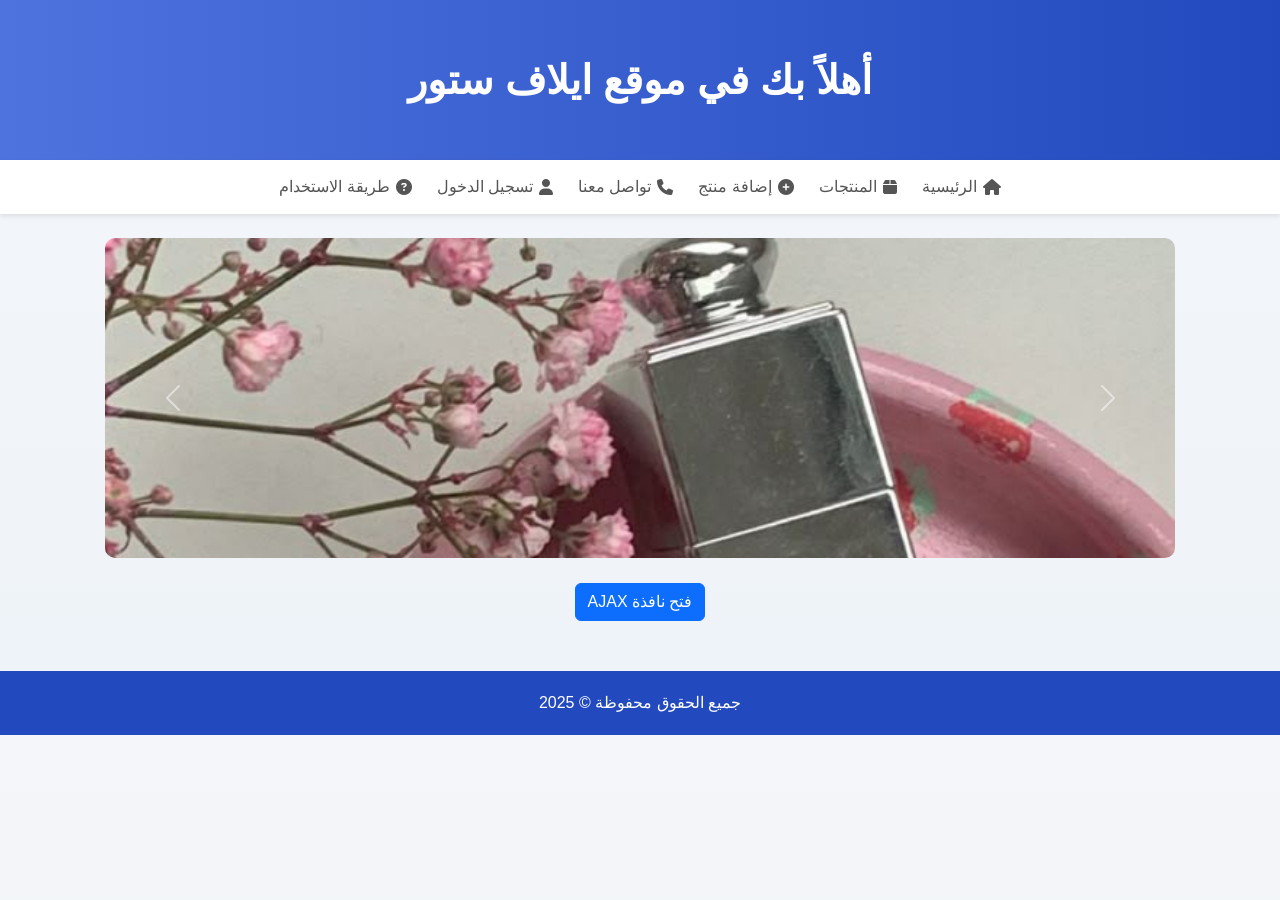
<file: MywebProject_ready/index.html>
<!DOCTYPE html>
<html lang="ar" dir="rtl">
<head>
  <meta charset="UTF-8">
  <title>ايلاف ستور - الرئيسية</title>

  <!-- Bootstrap & FontAwesome -->
  <link href="https://cdn.jsdelivr.net/npm/bootstrap@5.3.0/dist/css/bootstrap.min.css" rel="stylesheet">
  <link href="https://cdnjs.cloudflare.com/ajax/libs/font-awesome/6.4.0/css/all.min.css" rel="stylesheet">

  <!-- CSS مخصص -->
  <link rel="stylesheet" href="assets/css/style.css">

  <style>
    body { background-color: #f8f9fa; font-family: 'Segoe UI', Tahoma, Geneva, Verdana, sans-serif; }
    header { background: linear-gradient(90deg, #4e73df, #224abe); color: white; padding: 50px 0; text-align: center; font-size: 2.5rem; font-weight: bold; }
    nav.nav-links { background: #ffffff; box-shadow: 0 2px 5px rgba(0,0,0,0.1); }
    nav.nav-links ul { display: flex; justify-content: center; gap: 25px; padding: 15px 0; margin: 0; list-style: none; }
    nav.nav-links ul li a { text-decoration: none; color: #555; font-weight: 500; display: flex; align-items: center; gap: 6px; transition: 0.3s; }
    nav.nav-links ul li a:hover { color: #224abe; font-weight: bold; }
    .carousel-inner img { border-radius: 10px; max-height: 400px; object-fit: cover; }
    .section-title { margin-top: 50px; margin-bottom: 30px; font-size: 2rem; font-weight: bold; color: #224abe; text-align: center; }
    .product-card { background: white; padding: 15px; border-radius: 10px; box-shadow: 0 4px 8px rgba(0,0,0,0.1); text-align: center; }
    .product-card img { max-height: 200px; border-radius: 8px; object-fit: cover; margin-bottom: 10px; }
    .product-card h5 { font-weight: bold; color: #224abe; }
    .video-section { margin-top: 50px; text-align: center; }
    .cta-btn { margin-top: 20px; font-size: 1.2rem; padding: 12px 25px; }
    footer { background: #224abe; color: #fff; padding: 20px 0; margin-top: 50px; text-align: center; font-weight: 500; }
  </style>
</head>
<body>

  <!-- Header -->
  <header>
    أهلاً بك في موقع ايلاف ستور
  </header>

  <!-- Navbar with icons -->
  <nav class="nav-links">
    <ul>
      <li><a href="index.html"><i class="fas fa-home"></i> الرئيسية</a></li>
      <li><a href="products.html"><i class="fas fa-box"></i> المنتجات</a></li>
      <li><a href="add.html"><i class="fas fa-plus-circle"></i> إضافة منتج</a></li>
      <li><a href="contact.html"><i class="fas fa-phone"></i> تواصل معنا</a></li>
      <li><a href="login.html"><i class="fas fa-user"></i> تسجيل الدخول</a></li>
      <li><a href="usage.html"><i class="fas fa-question-circle"></i> طريقة الاستخدام</a></li>
    </ul>
  </nav>

  <!-- Carousel -->
  <div id="carouselExample" class="carousel slide mt-4 container" data-bs-ride="carousel">
    <div class="carousel-inner">
      <div class="carousel-item active">
        <img src="assets/images/product1.jpg" class="d-block w-100" alt="صورة 1">
      </div>
      <div class="carousel-item">
        <img src="assets/images/product2.jpg" class="d-block w-100" alt="صورة 2">
      </div>
      <div class="carousel-item">
        <img src="assets/images/product3.jpg" class="d-block w-100" alt="صورة 3">
      </div>
    </div>
    <button class="carousel-control-prev" type="button" data-bs-target="#carouselExample" data-bs-slide="prev">
      <span class="carousel-control-prev-icon"></span>
    </button>
    <button class="carousel-control-next" type="button" data-bs-target="#carouselExample" data-bs-slide="next">
      <span class="carousel-control-next-icon"></span>
    </button>
  </div>

  <!-- Modal -->
  <div class="text-center mt-4">
    <button type="button" class="btn btn-primary" data-bs-toggle="modal" data-bs-target="#myModal">
      فتح نافذة AJAX
    </button>
  </div>

  <div class="modal fade" id="myModal">
    <div class="modal-dialog">
      <div class="modal-content">
        <div class="modal-header bg-primary text-white">
          <h5 class="modal-title">نافذة AJAX</h5>
          <button type="button" class="btn-close" data-bs-dismiss="modal"></button>
        </div>
        <div class="modal-body" id="modalContent">جارٍ التحميل...</div>
      </div>
    </div>
  </div>

  <!-- Footer -->
  <footer>
    جميع الحقوق محفوظة © 2025
  </footer>

  <!-- JS -->
  <script src="assets/js/main.js"></script>
  <script src="https://cdn.jsdelivr.net/npm/bootstrap@5.3.0/dist/js/bootstrap.bundle.min.js"></script>
  <script>
    $('#myModal').on('show.bs.modal', function () {
      $("#modalContent").load("usage.html"); // Ajax load
    });
  </script>

</body>
</html>
</file>
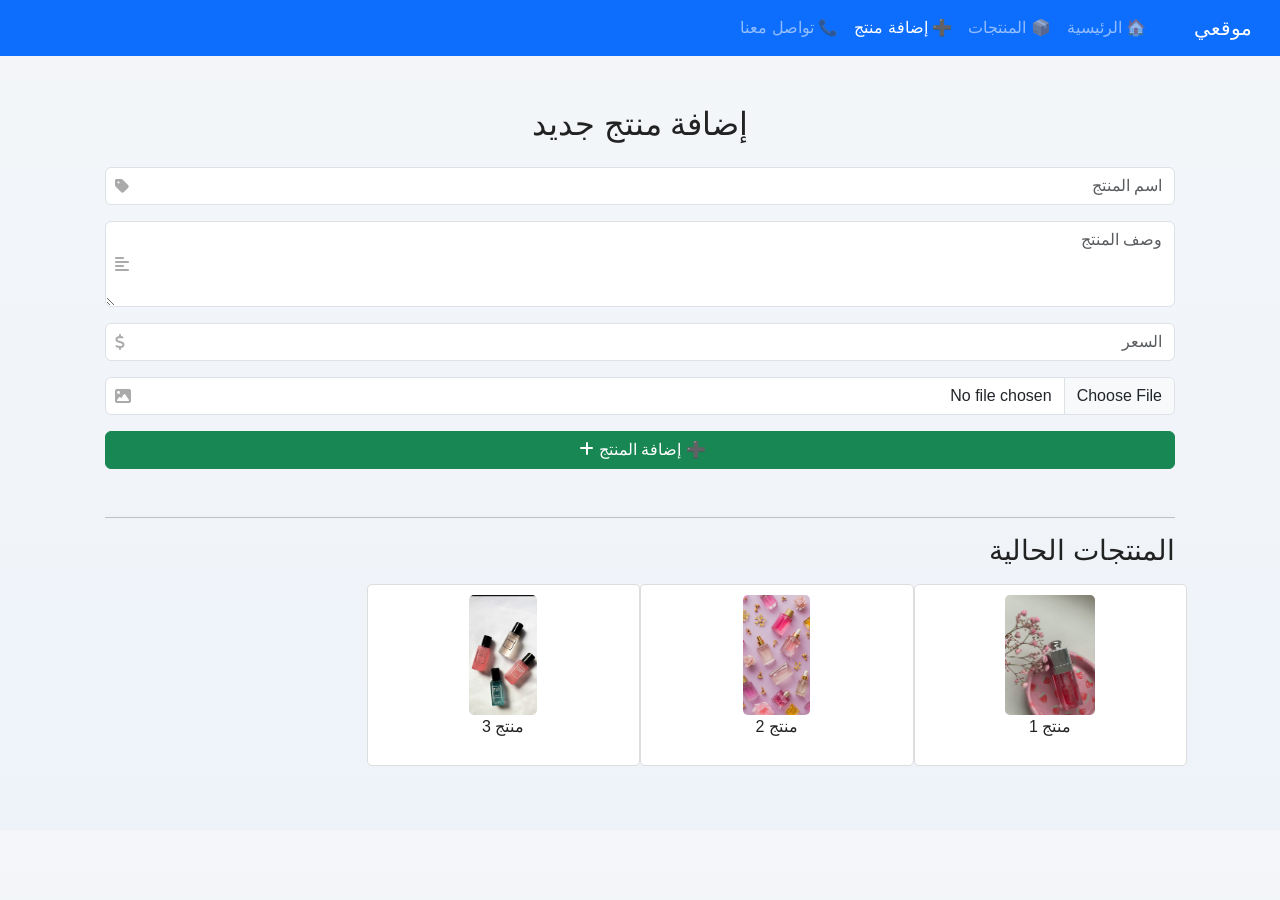
<file: MywebProject_ready/add.html>
<!DOCTYPE html>
<html lang="ar" dir="rtl">
<head>
  <meta charset="utf-8">
  <meta name="viewport" content="width=device-width, initial-scale=1">
  <title>أضف منتج</title>

  <!-- Bootstrap CSS -->
  <link href="https://cdn.jsdelivr.net/npm/bootstrap@5.3.0/dist/css/bootstrap.min.css" rel="stylesheet">

  <!-- Font Awesome -->
  <link href="https://cdnjs.cloudflare.com/ajax/libs/font-awesome/6.4.0/css/all.min.css" rel="stylesheet">

  <!-- CSS مخصص -->
  <link rel="stylesheet" href="assets/css/style.css">

  <style>
    body { background-color: #f4f7f9; }
    .product-card img { height: 120px; object-fit: cover; border-radius: 5px; }
    .product-card { border: 1px solid #ddd; border-radius: 5px; padding: 10px; text-align: center; background: #fff; margin-bottom: 15px; }
    .input-icon { position: relative; }
    .input-icon i { position: absolute; left: 10px; top: 50%; transform: translateY(-50%); color: #aaa; font-size: 1rem; }
    .input-icon input, .input-icon textarea { padding-left: 35px; }
    .btn i { margin-left: 5px; }
  </style>

  <!-- jQuery & Bootstrap JS -->
  <script src="https://code.jquery.com/jquery-3.6.0.min.js"></script>
  <script src="https://cdn.jsdelivr.net/npm/bootstrap@5.3.0/dist/js/bootstrap.bundle.min.js"></script>
</head>
<body>

<!-- Navbar -->
<nav class="navbar navbar-expand-lg navbar-dark bg-primary">
  <div class="container-fluid">
    <a class="navbar-brand" href="index.html">موقعي</a>
    <button class="navbar-toggler" type="button" data-bs-toggle="collapse" data-bs-target="#navbarNav"
      aria-controls="navbarNav" aria-expanded="false" aria-label="Toggle navigation">
      <span class="navbar-toggler-icon"></span>
    </button>
    <div class="collapse navbar-collapse" id="navbarNav">
      <ul class="navbar-nav ms-auto">
        <li class="nav-item"><a class="nav-link" href="index.html">🏠 الرئيسية</a></li>
        <li class="nav-item"><a class="nav-link" href="products.html">📦 المنتجات</a></li>
        <li class="nav-item"><a class="nav-link active" href="add.html">➕ إضافة منتج</a></li>
        <li class="nav-item"><a class="nav-link" href="contact.html">📞 تواصل معنا</a></li>
      </ul>
    </div>
  </div>
</nav>

<!-- Container -->
<div class="container py-4">

  <h2 class="text-center mb-4">إضافة منتج جديد</h2>

  <!-- نموذج إضافة منتج -->
  <form id="addProductForm" novalidate class="mb-5">
    <div class="mb-3 input-icon">
      <i class="fas fa-tag"></i>
      <input type="text" class="form-control" id="productName" placeholder="اسم المنتج" required>
      <div class="invalid-feedback">الرجاء إدخال اسم المنتج.</div>
    </div>

    <div class="mb-3 input-icon">
      <i class="fas fa-align-left"></i>
      <textarea class="form-control" id="productDesc" rows="3" placeholder="وصف المنتج"></textarea>
    </div>

    <div class="mb-3 input-icon">
      <i class="fas fa-dollar-sign"></i>
      <input type="number" class="form-control" id="productPrice" placeholder="السعر" required>
      <div class="invalid-feedback">الرجاء إدخال السعر.</div>
    </div>

    <div class="mb-3 input-icon">
      <i class="fas fa-image"></i>
      <input type="file" class="form-control" id="productImage" accept="image/*">
    </div>

    <div class="d-grid">
      <button type="submit" class="btn btn-success">➕ إضافة المنتج <i class="fas fa-plus"></i></button>
    </div>
  </form>

  <hr>

  <h3 class="mb-3">المنتجات الحالية</h3>
  <div class="row" id="productsGrid">
    <!-- المنتجات المضافة سابقًا -->
    <div class="col-md-3 col-sm-4 product-card">
      <img src="assets/images/product1.jpg" alt="منتج 1">
      <p>منتج 1</p>
    </div>
    <div class="col-md-3 col-sm-4 product-card">
      <img src="assets/images/product2.jpg" alt="منتج 2">
      <p>منتج 2</p>
    </div>
    <div class="col-md-3 col-sm-4 product-card">
      <img src="assets/images/product3.jpg" alt="منتج 3">
      <p>منتج 3</p>
    </div>
  </div>

</div>

<script>
  // إضافة المنتجات الجديدة
  $('#addProductForm').on('submit', function(e) {
    e.preventDefault();
    var form = this;
    if(form.checkValidity() === false) {
      form.classList.add('was-validated');
      return;
    }

    var name = $('#productName').val();
    var desc = $('#productDesc').val();
    var price = $('#productPrice').val();
    var fileInput = $('#productImage')[0];
    var imgSrc = '';

    if(fileInput.files && fileInput.files[0]) {
      var reader = new FileReader();
      reader.onload = function(e) {
        imgSrc = e.target.result;
        addProductCard(name, imgSrc);
      };
      reader.readAsDataURL(fileInput.files[0]);
    } else {
      imgSrc = 'assets/images/default.png'; // صورة افتراضية
      addProductCard(name, imgSrc);
    }

    form.reset();
    form.classList.remove('was-validated');
  });

  function addProductCard(name, imgSrc) {
    $('#productsGrid').append(`
      <div class="col-md-3 col-sm-4 product-card">
        <img src="${imgSrc}" alt="${name}">
        <p>${name}</p>
      </div>
    `);
  }
</script>

</body>
</html>
</file>
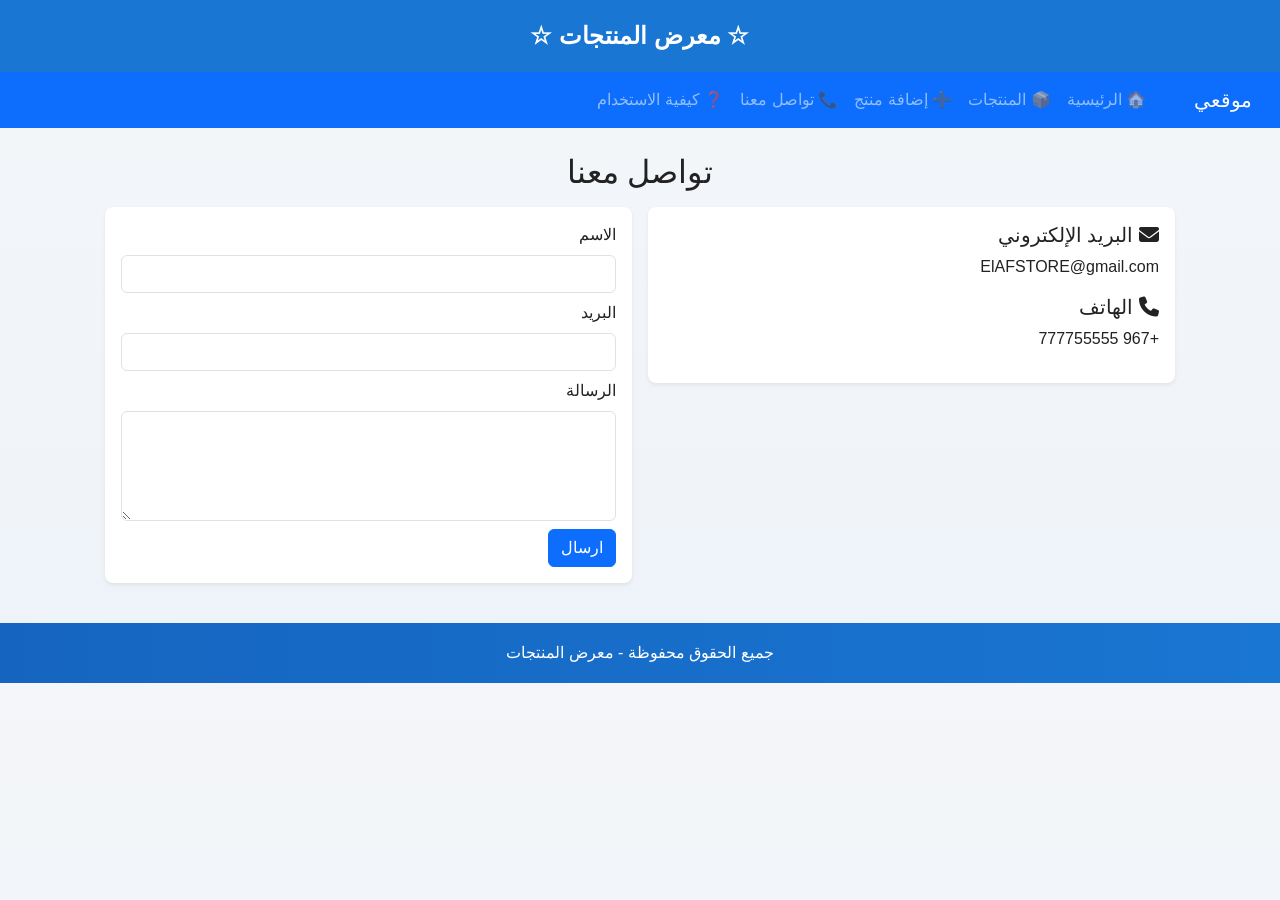
<file: MywebProject_ready/contact.html>
<!doctype html>
<html lang="ar" dir="rtl">
<head><meta charset="utf-8"><meta name="viewport" content="width=device-width, initial-scale=1"><title>تواصل معنا</title>
<link href="https://cdn.jsdelivr.net/npm/bootstrap@5.3.0/dist/css/bootstrap.min.css" rel="stylesheet">
<link href="https://cdnjs.cloudflare.com/ajax/libs/font-awesome/6.4.0/css/all.min.css" rel="stylesheet">
<link rel="stylesheet" href="assets/css/style.css"></head>
<body>
<header class="site-top">☆ معرض المنتجات ☆</header>

<nav class="navbar navbar-expand-lg navbar-dark bg-primary">
  <div class="container-fluid">
    <a class="navbar-brand" href="index.html">موقعي</a>
    <button class="navbar-toggler" type="button" data-bs-toggle="collapse" data-bs-target="#navbarNav" aria-controls="navbarNav" aria-expanded="false" aria-label="Toggle navigation">
      <span class="navbar-toggler-icon"></span>
    </button>
    <div class="collapse navbar-collapse" id="navbarNav">
      <ul class="navbar-nav ms-auto">
        <li class="nav-item"><a class="nav-link" href="index.html">🏠 الرئيسية</a></li>
        <li class="nav-item"><a class="nav-link" href="products.html">📦 المنتجات</a></li>
        <li class="nav-item"><a class="nav-link" href="add.html">➕ إضافة منتج</a></li>
        <li class="nav-item"><a class="nav-link" href="contact.html">📞 تواصل معنا</a></li>
        <li class="nav-item"><a class="nav-link" href="usage.html">❓ كيفية الاستخدام</a></li>
      </ul>
    </div>
  </div>
</nav>

<div class="container">
  <h2 class="text-center mb-3">تواصل معنا</h2>
  <div class="row g-3">
    <div class="col-md-6">
      <div class="p-3 bg-white rounded-3 shadow-sm">
        <h5><i class="fa-solid fa-envelope"></i> البريد الإلكتروني</h5>
        <p>ElAFSTORE@gmail.com</p>
        <h5><i class="fa-solid fa-phone"></i> الهاتف</h5>
        <p>+967 777755555</p>
      </div>
    </div>
    <div class="col-md-6">
      <form id="contactForm" class="p-3 bg-white rounded-3 shadow-sm">
        <div class="mb-2">
          <label class="form-label">الاسم</label>
          <input class="form-control" name="name" required>
        </div>
        <div class="mb-2">
          <label class="form-label">البريد</label>
          <input class="form-control" name="email" type="email" required>
        </div>
        <div class="mb-2">
          <label class="form-label">الرسالة</label>
          <textarea class="form-control" name="message" rows="4" required></textarea>
        </div>
        <button type="submit" class="btn btn-primary" onclick="showToast('تم ارسال الرسالة','success');">ارسال</button>
      </form>
    </div>
  </div>
</div>
<footer>جميع الحقوق محفوظة - معرض المنتجات</footer>
<script src="https://code.jquery.com/jquery-3.6.0.min.js"></script>
<script src="https://cdn.jsdelivr.net/npm/bootstrap@5.3.0/dist/js/bootstrap.bundle.min.js"></script>
<script src="assets/js/main.js"></script>
</body>
</html>
</file>
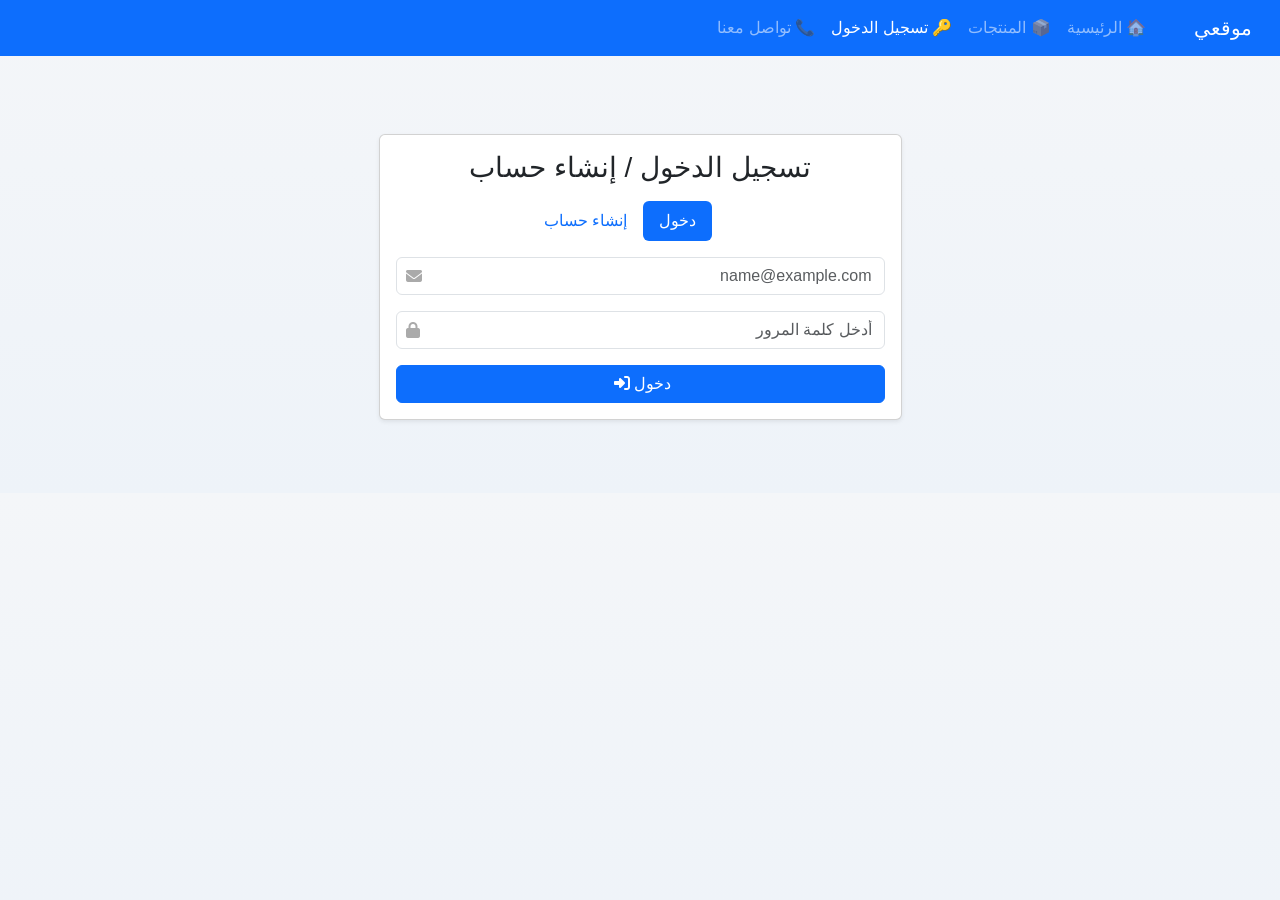
<file: MywebProject_ready/login.html>
<!DOCTYPE html>
<html lang="ar" dir="rtl">
<head>
  <meta charset="utf-8" />
  <meta name="viewport" content="width=device-width, initial-scale=1" />
  <title>تسجيل الدخول / إنشاء حساب</title>

  <!-- Bootstrap CSS -->
  <link href="https://cdn.jsdelivr.net/npm/bootstrap@5.3.0/dist/css/bootstrap.min.css" rel="stylesheet">

  <!-- Font Awesome -->
  <link href="https://cdnjs.cloudflare.com/ajax/libs/font-awesome/6.4.0/css/all.min.css" rel="stylesheet">

  <!-- CSS مخصص -->
  <link rel="stylesheet" href="assets/css/style.css">

  <style>
    body { background-color: #f4f7f9; }
    .input-icon { position: relative; }
    .input-icon i {
      position: absolute;
      left: 10px;
      top: 50%;
      transform: translateY(-50%);
      color: #aaa;
      font-size: 1rem;
    }
    .input-icon input { padding-left: 35px; }
    .btn i { margin-left: 5px; }
    .navbar { margin-bottom: 30px; }
    .toast-container { position: fixed; top: 20px; left: 50%; transform: translateX(-50%); z-index: 1055; }
  </style>

  <!-- jQuery & Bootstrap JS -->
  <script src="https://code.jquery.com/jquery-3.6.0.min.js"></script>
  <script src="https://cdn.jsdelivr.net/npm/bootstrap@5.3.0/dist/js/bootstrap.bundle.min.js"></script>
</head>
<body>

<!-- Navbar -->
<nav class="navbar navbar-expand-lg navbar-dark bg-primary">
  <div class="container-fluid">
    <a class="navbar-brand" href="index.html">موقعي</a>
    <button class="navbar-toggler" type="button" data-bs-toggle="collapse" data-bs-target="#navbarNav"
      aria-controls="navbarNav" aria-expanded="false" aria-label="Toggle navigation">
      <span class="navbar-toggler-icon"></span>
    </button>
    <div class="collapse navbar-collapse" id="navbarNav">
      <ul class="navbar-nav ms-auto">
        <li class="nav-item"><a class="nav-link" href="index.html">🏠 الرئيسية</a></li>
        <li class="nav-item"><a class="nav-link" href="products.html">📦 المنتجات</a></li>
        <li class="nav-item"><a class="nav-link active" href="login.html">🔑 تسجيل الدخول</a></li>
        <li class="nav-item"><a class="nav-link" href="contact.html">📞 تواصل معنا</a></li>
      </ul>
    </div>
  </div>
</nav>

<!-- Container -->
<div class="container py-5">
  <div class="row justify-content-center">
    <div class="col-md-6">

      <div class="card shadow-sm">
        <div class="card-body">

          <h3 class="card-title text-center mb-3">تسجيل الدخول / إنشاء حساب</h3>

          <!-- Nav Tabs -->
          <ul class="nav nav-pills mb-3 justify-content-center" id="pills-tab" role="tablist">
            <li class="nav-item" role="presentation">
              <button class="nav-link active" id="login-tab" data-bs-toggle="pill" data-bs-target="#login" type="button" role="tab">دخول</button>
            </li>
            <li class="nav-item" role="presentation">
              <button class="nav-link" id="register-tab" data-bs-toggle="pill" data-bs-target="#register" type="button" role="tab">إنشاء حساب</button>
            </li>
          </ul>

          <div class="tab-content" id="pills-tabContent">
            <!-- ====== Login Form ====== -->
            <div class="tab-pane fade show active" id="login" role="tabpanel">
              <form id="loginForm" novalidate>
                <div class="mb-3 input-icon">
                  <i class="fas fa-envelope"></i>
                  <input type="email" class="form-control" id="loginEmail" name="email" required placeholder="name@example.com">
                  <div class="invalid-feedback">الرجاء إدخال بريد إلكتروني صالح.</div>
                </div>

                <div class="mb-3 input-icon">
                  <i class="fas fa-lock"></i>
                  <input type="password" class="form-control" id="loginPassword" name="password" required minlength="6" placeholder="أدخل كلمة المرور">
                  <div class="invalid-feedback">الرجاء إدخال كلمة مرور (6 أحرف على الأقل).</div>
                </div>

                <div class="d-grid">
                  <button type="submit" class="btn btn-primary">
                    دخول <i class="fas fa-sign-in-alt"></i>
                  </button>
                </div>
              </form>
            </div>

            <!-- ====== Register Form ====== -->
            <div class="tab-pane fade" id="register" role="tabpanel">
              <form id="registerForm" novalidate>
                <div class="mb-3 input-icon">
                  <i class="fas fa-user"></i>
                  <input type="text" class="form-control" id="regName" name="name" required placeholder="الاسم الكامل">
                  <div class="invalid-feedback">الرجاء إدخال الاسم.</div>
                </div>

                <div class="mb-3 input-icon">
                  <i class="fas fa-envelope"></i>
                  <input type="email" class="form-control" id="regEmail" name="email" required placeholder="name@example.com">
                  <div class="invalid-feedback">الرجاء إدخال بريد إلكتروني صالح.</div>
                </div>

                <div class="mb-3 input-icon">
                  <i class="fas fa-lock"></i>
                  <input type="password" class="form-control" id="regPassword" name="password" required minlength="6" placeholder="كلمة المرور">
                  <div class="invalid-feedback">الرجاء إدخال كلمة مرور (6 أحرف على الأقل).</div>
                </div>

                <div class="mb-3 input-icon">
                  <i class="fas fa-lock"></i>
                  <input type="password" class="form-control" id="regConfirm" name="confirm" required minlength="6" placeholder="أعد كتابة كلمة المرور">
                  <div class="invalid-feedback">كلمتا المرور يجب أن تتطابقا.</div>
                </div>

                <div class="d-grid">
                  <button type="submit" class="btn btn-success">
                    إنشاء حساب <i class="fas fa-user-plus"></i>
                  </button>
                </div>
              </form>
            </div>
          </div>

        </div>
      </div>

    </div>
  </div>
</div>

<!-- Toast Container -->
<div class="toast-container" id="toastContainer"></div>

<script>
  // عرض رسائل Toast
  function showToast(message) {
    const container = document.getElementById('toastContainer');
    const toastEl = document.createElement('div');
    toastEl.className = 'toast align-items-center text-bg-primary border-0 show';
    toastEl.setAttribute('role', 'alert');
    toastEl.innerHTML = `
      <div class="d-flex">
        <div class="toast-body">${message}</div>
        <button type="button" class="btn-close btn-close-white me-2 m-auto" data-bs-dismiss="toast"></button>
      </div>
    `;
    container.appendChild(toastEl);
    setTimeout(() => {
      toastEl.remove();
    }, 2500);
  }

  // التعامل مع الفورمات
  (function () {
    // Login
    $('#loginForm').on('submit', function (e) {
      e.preventDefault();
      var form = this;
      if (form.checkValidity() === false) {
        form.classList.add('was-validated');
        return;
      }
      showToast('جاري تسجيل الدخول...');
      setTimeout(function () {
        showToast('تم تسجيل الدخول بنجاح!');
        window.location.href = 'index.html';
      }, 900);
    });

    // Register
    $('#registerForm').on('submit', function (e) {
      e.preventDefault();
      var form = this;
      if (form.checkValidity() === false) {
        form.classList.add('was-validated');
        return;
      }
      var pw = $('#regPassword').val();
      var conf = $('#regConfirm').val();
      if (pw !== conf) {
        $('#regConfirm')[0].setCustomValidity('notmatch');
        form.classList.add('was-validated');
        return;
      } else {
        $('#regConfirm')[0].setCustomValidity('');
      }

      showToast('جاري إنشاء الحساب...');
      setTimeout(function () {
        showToast('تم إنشاء الحساب بنجاح! يمكنك الآن تسجيل الدخول.');
        $('#login-tab').trigger('click');
        form.reset();
        form.classList.remove('was-validated');
      }, 900);
    });
  })();
</script>

</body>
</html>
</file>
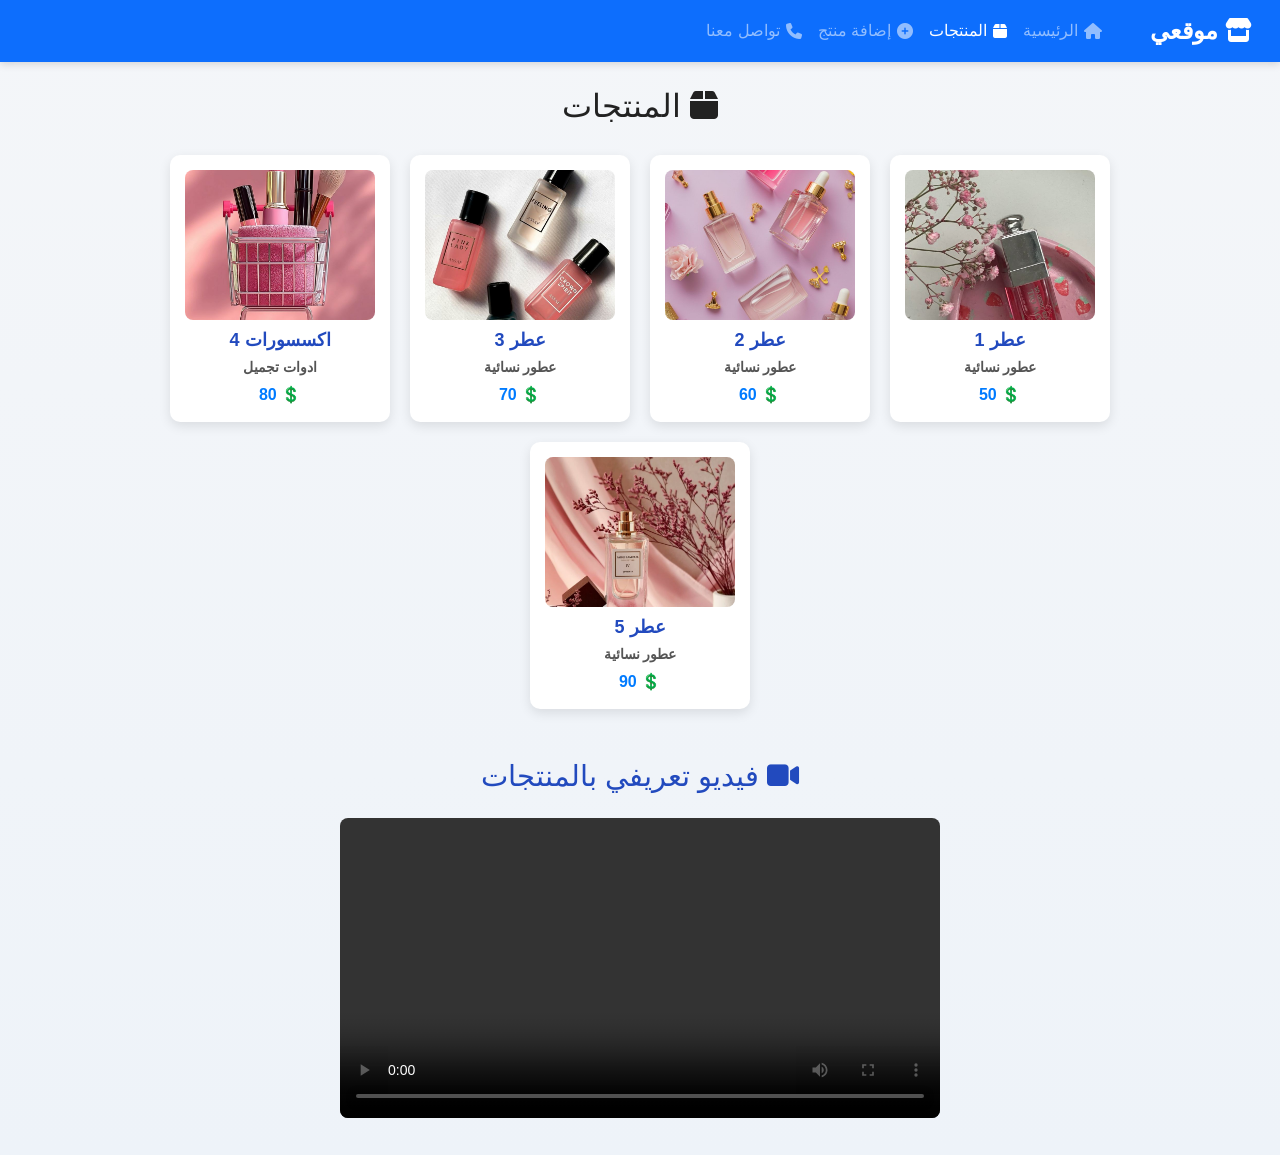
<file: MywebProject_ready/products.html>
<!DOCTYPE html>
<html lang="ar" dir="rtl">
<head>
  <meta charset="utf-8">
  <meta name="viewport" content="width=device-width,initial-scale=1">
  <title>معرض المنتجات</title>

  <!-- Bootstrap & FontAwesome -->
  <link href="https://cdn.jsdelivr.net/npm/bootstrap@5.3.0/dist/css/bootstrap.min.css" rel="stylesheet">
  <link href="https://cdnjs.cloudflare.com/ajax/libs/font-awesome/6.4.0/css/all.min.css" rel="stylesheet">

  <link rel="stylesheet" href="assets/css/style.css">

  <style>
    body { background-color: #f8f9fa; font-family: 'Segoe UI', Tahoma, Geneva, Verdana, sans-serif; }
    
    /* Navbar */
    .navbar-nav .nav-link { display: flex; align-items: center; gap: 6px; font-weight: 500; transition: 0.3s; }
    .navbar-nav .nav-link:hover { color: #ffd700 !important; font-weight: bold; }
    .navbar-brand { font-weight: bold; font-size: 1.5rem; color: #fff !important; }
    .navbar { box-shadow: 0 2px 8px rgba(0,0,0,0.15); }

    /* Products Grid */
    .products-grid { display: flex; flex-wrap: wrap; gap: 20px; justify-content: center; margin-top: 30px; }
    .card-product {
      border-radius: 10px;
      overflow: hidden;
      background: #fff;
      width: 220px;
      text-align: center;
      padding: 15px;
      box-shadow: 0 4px 12px rgba(0,0,0,0.1);
      transition: transform 0.3s, box-shadow 0.3s;
    }
    .card-product:hover { transform: translateY(-5px); box-shadow: 0 8px 20px rgba(0,0,0,0.15); }
    .card-product img { width: 100%; height: 150px; object-fit: cover; border-radius: 8px; }
    .card-product h3 { font-size: 18px; margin: 10px 0 5px; color: #224abe; font-weight: bold; }
    .card-product p { font-size: 14px; margin: 5px 0; color: #555; }
    .price { font-weight: bold; color: #007bff; margin-top: 5px; }

    /* Video */
    .video-container { margin-top: 50px; text-align: center; }
    .video-container h3 { font-size: 1.8rem; margin-bottom: 15px; color: #224abe; }

    /* Responsive adjustments */
    @media(max-width: 768px) {
      .card-product { width: 45%; }
    }
    @media(max-width: 500px) {
      .card-product { width: 100%; }
    }
  </style>
</head>
<body>

<!-- Navbar -->
<nav class="navbar navbar-expand-lg navbar-dark bg-primary">
  <div class="container-fluid">
    <a class="navbar-brand" href="index.html"><i class="fas fa-store"></i> موقعي</a>
    <button class="navbar-toggler" type="button" data-bs-toggle="collapse" data-bs-target="#navbarNav"
      aria-controls="navbarNav" aria-expanded="false" aria-label="Toggle navigation">
      <span class="navbar-toggler-icon"></span>
    </button>

    <div class="collapse navbar-collapse" id="navbarNav">
      <ul class="navbar-nav ms-auto">
        <li class="nav-item"><a class="nav-link" href="index.html"><i class="fas fa-home"></i> الرئيسية</a></li>
        <li class="nav-item"><a class="nav-link active" href="products.html"><i class="fas fa-box"></i> المنتجات</a></li>
        <li class="nav-item"><a class="nav-link" href="add.html"><i class="fas fa-plus-circle"></i> إضافة منتج</a></li>
        <li class="nav-item"><a class="nav-link" href="contact.html"><i class="fas fa-phone"></i> تواصل معنا</a></li>
      </ul>
    </div>
  </div>
</nav>

<div class="container">
  <!-- عنوان الصفحة -->
  <h2 class="text-center mt-4"><i class="fas fa-box"></i> المنتجات</h2>

  <!-- Products Grid -->
  <div class="products-grid" id="productsGrid"></div>

  <!-- فيديو توضيحي -->
  <div class="video-container">
    <h3><i class="fas fa-video"></i> فيديو تعريفي بالمنتجات</h3>
    <video controls width="600" style="max-width: 100%; border-radius:8px; margin-top:10px;">
      <source src="assets/video/myvideo.mp4" type="video/mp4">
      متصفحك لا يدعم تشغيل الفيديو.
    </video>
  </div>
</div>

<script>
  // المنتجات القديمة المكتوبة يدوياً
  const oldProducts = [
    { name: "عطر 1", desc: "عطور نسائية", price: "50", image: "assets/images/product1.jpg" },
    { name: "عطر 2", desc: "عطور نسائية", price: "60", image: "assets/images/product2.jpg" },
    { name: "عطر 3", desc: "عطور نسائية", price: "70", image: "assets/images/product3.jpg" },
    { name: "اكسسورات 4", desc: "ادوات تجميل", price: "80", image: "assets/images/product4.jpg" },
    { name: "عطر 5", desc: "عطور نسائية", price: "90", image: "assets/images/product5.jpg" }
  ];

  // جلب المنتجات الجديدة من LocalStorage
  const newProducts = JSON.parse(localStorage.getItem("products")) || [];

  // دمج القديم مع الجديد
  const allProducts = oldProducts.concat(newProducts);

  const grid = document.getElementById("productsGrid");

  if (allProducts.length === 0) {
    grid.innerHTML = "<p class='text-center'>⚠️ لا توجد منتجات بعد. اذهب إلى ➕ إضافة منتج.</p>";
  } else {
    allProducts.forEach(p => {
      const card = document.createElement("div");
      card.classList.add("card-product");
      card.innerHTML = `
        <img src="${p.image}" alt="${p.name}">
        <h3>${p.name}</h3>
        <p>${p.desc || "لا يوجد وصف"}</p>
        <div class="price">💲 ${p.price}</div>
      `;
      grid.appendChild(card);
    });
  }
</script>

<script src="https://cdn.jsdelivr.net/npm/bootstrap@5.3.0/dist/js/bootstrap.bundle.min.js"></script>
</body>
</html>
</file>
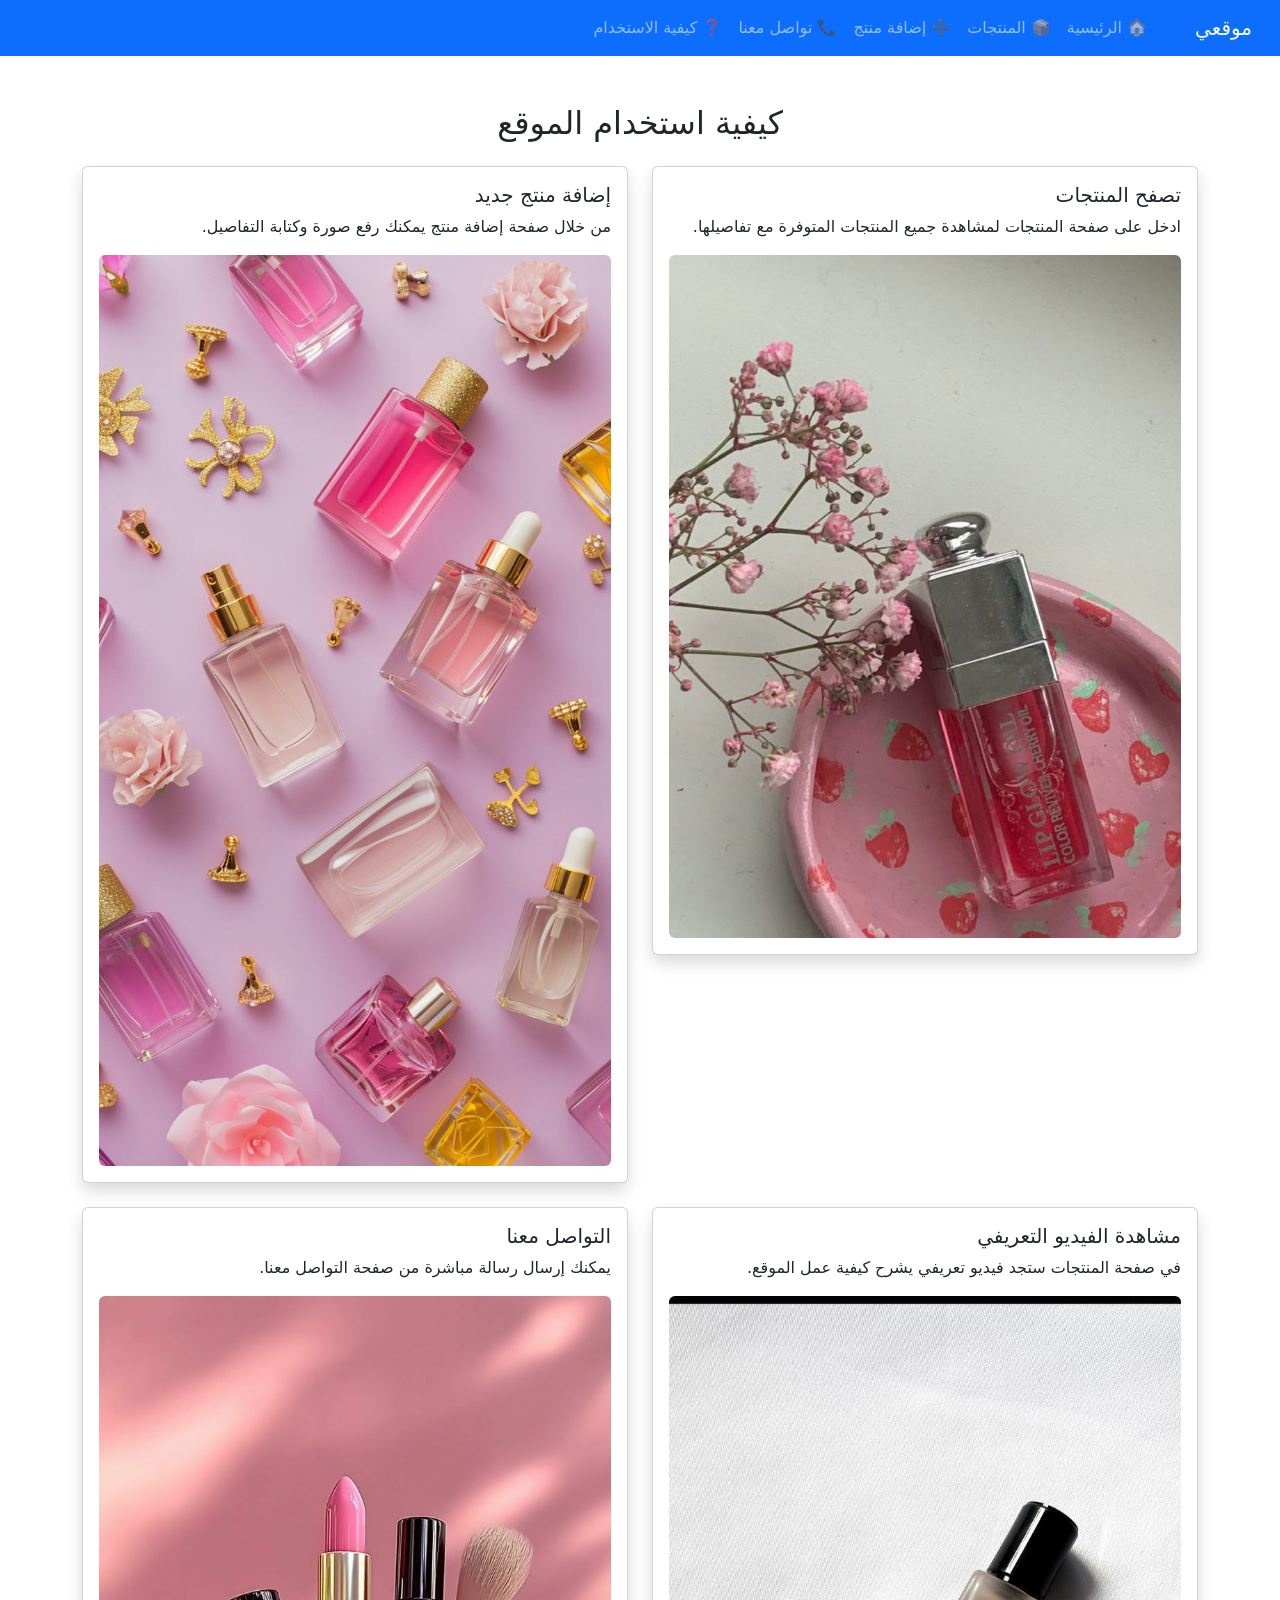
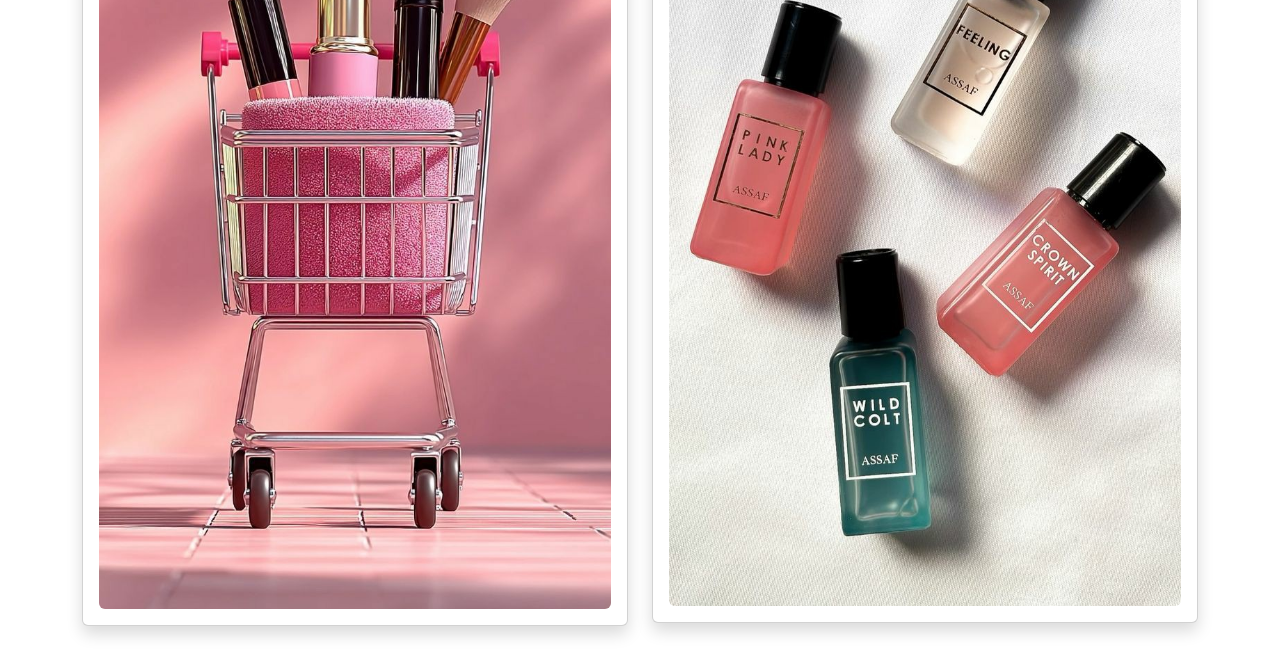
<file: MywebProject_ready/usage.html>
<!DOCTYPE html>
<html lang="ar" dir="rtl">
<head>
  <meta charset="UTF-8">
  <title>كيفية الاستخدام</title>
  <link href="https://cdn.jsdelivr.net/npm/bootstrap@5.3.0/dist/css/bootstrap.min.css" rel="stylesheet">
</head>
<body>

<nav class="navbar navbar-expand-lg navbar-dark bg-primary">
  <div class="container-fluid">
    <a class="navbar-brand" href="index.html">موقعي</a>
    <button class="navbar-toggler" type="button" data-bs-toggle="collapse" data-bs-target="#navbarNav" aria-controls="navbarNav" aria-expanded="false" aria-label="Toggle navigation">
      <span class="navbar-toggler-icon"></span>
    </button>
    <div class="collapse navbar-collapse" id="navbarNav">
      <ul class="navbar-nav ms-auto">
        <li class="nav-item"><a class="nav-link" href="index.html">🏠 الرئيسية</a></li>
        <li class="nav-item"><a class="nav-link" href="products.html">📦 المنتجات</a></li>
        <li class="nav-item"><a class="nav-link" href="add.html">➕ إضافة منتج</a></li>
        <li class="nav-item"><a class="nav-link" href="contact.html">📞 تواصل معنا</a></li>
        <li class="nav-item"><a class="nav-link" href="usage.html">❓ كيفية الاستخدام</a></li>
      </ul>
    </div>
  </div>
</nav>

<div class="container mt-5">
  <h2 class="text-center mb-4">كيفية استخدام الموقع</h2>
  <div class="row">
    <div class="col-md-6">
      <div class="card p-3 mb-4 shadow">
        <h5>تصفح المنتجات</h5>
        <p>ادخل على صفحة المنتجات لمشاهدة جميع المنتجات المتوفرة مع تفاصيلها.</p>
        <img src="assets/images/product1.jpg" class="img-fluid rounded" alt="منتج">
      </div>
    </div>
    <div class="col-md-6">
      <div class="card p-3 mb-4 shadow">
        <h5>إضافة منتج جديد</h5>
        <p>من خلال صفحة إضافة منتج يمكنك رفع صورة وكتابة التفاصيل.</p>
        <img src="assets/images/product2.jpg" class="img-fluid rounded" alt="إضافة">
      </div>
    </div>
    <div class="col-md-6">
      <div class="card p-3 mb-4 shadow">
        <h5>مشاهدة الفيديو التعريفي</h5>
        <p>في صفحة المنتجات ستجد فيديو تعريفي يشرح كيفية عمل الموقع.</p>
        <img src="assets/images/product3.jpg" class="img-fluid rounded" alt="فيديو">
      </div>
    </div>
    <div class="col-md-6">
      <div class="card p-3 mb-4 shadow">
        <h5>التواصل معنا</h5>
        <p>يمكنك إرسال رسالة مباشرة من صفحة التواصل معنا.</p>
        <img src="assets/images/product4.jpg" class="img-fluid rounded" alt="تواصل">
      </div>
    </div>
  </div>
</div>
</body>
</html>
</file>
<file: MywebProject_ready/assets/css/style.css>
/* Custom styles for Products Project */
:root{
  --primary:#1976d2;
  --dark:#1565c0;
  --card-bg:#ffffff;
  --muted:#6b7280;
}

*{box-sizing:border-box}

body{
  font-family: Tahoma, Arial, sans-serif;
  background: linear-gradient(180deg,#f4f6f9 0%, #eef3f9 100%);
  margin:0; color:#222; direction:rtl;
}

header.site-top{
  background:var(--primary);
  color:#fff;
  padding:18px 10px;
  text-align:center;
  font-size:24px;
  font-weight:700;
  box-shadow:0 2px 0 rgba(0,0,0,0.05);
}

nav.site-nav{
  background:var(--dark);
  padding:10px;
  text-align:center;
}
nav.site-nav a{color:#fff; margin:0 12px; text-decoration:none; font-weight:600;}
nav.site-nav a:hover{opacity:0.9; text-decoration:underline;}

/* Container */
.container{max-width:1100px; margin:25px auto; padding:0 15px;}

/* Carousel */
.carousel-inner img{border-radius:12px; height:320px; object-fit:cover;}

/* Products grid */
.grid{display:grid; grid-template-columns:repeat(auto-fill,minmax(220px,1fr)); gap:18px; align-items:start;}
.card-product{background:var(--card-bg); border-radius:12px; padding:12px; box-shadow:0 6px 18px rgba(8,35,63,0.06); text-align:center; transition:transform .25s, box-shadow .25s;}
.card-product img{width:100%; height:260px; object-fit:cover; border-radius:8px; display:block; margin:0 auto 10px;}
.card-product p{margin:6px 0 0; font-weight:700; color:#333;}
.card-meta{color:var(--muted); font-size:14px; margin-top:6px;}

/* Video */
.video-container{margin:30px auto; max-width:900px;}

/* Footer */
footer{padding:18px; text-align:center; color:#fff; background:linear-gradient(90deg,var(--dark),var(--primary)); margin-top:40px;}

/* Responsive tweaks */
@media (max-width:600px){
  header.site-top{font-size:20px;padding:14px}
  .carousel-inner img{height:200px}
  .card-product img{height:200px}
}
</file>
